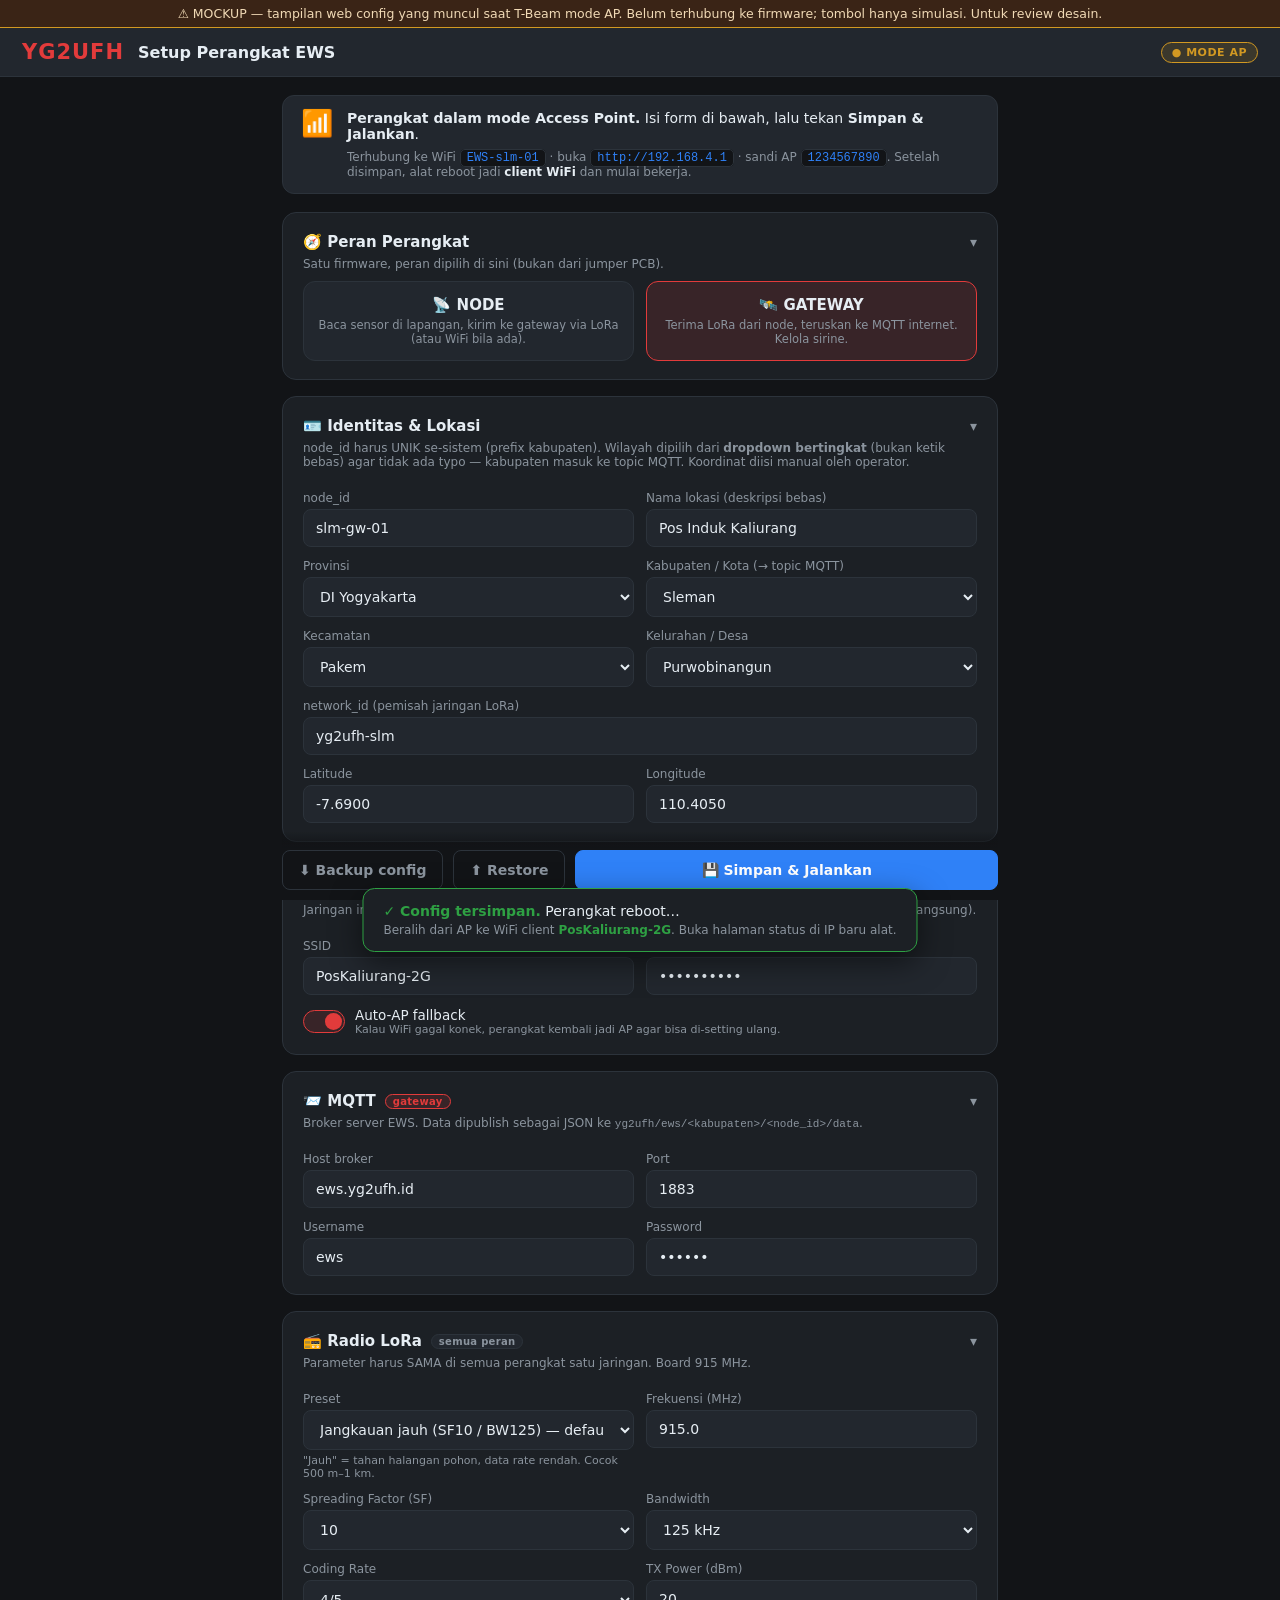
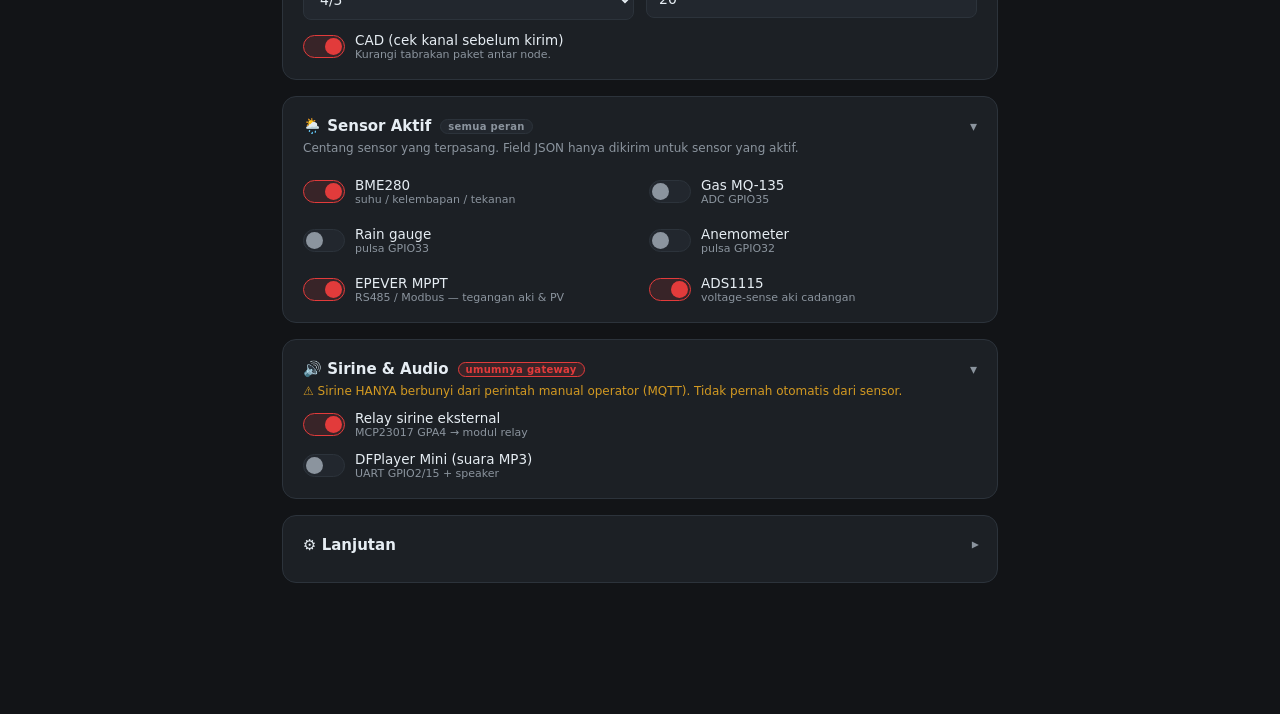
<file: docs/mockup/device-setup.html>
<!DOCTYPE html>
<html lang="id">
<head>
<meta charset="UTF-8" />
<meta name="viewport" content="width=device-width, initial-scale=1.0" />
<title>Mockup — Web Config T-Beam EWS (Mode AP)</title>
<style>
  :root{
    --bg:#121417; --panel:#1c2025; --panel2:#22272e; --border:#2c333b;
    --accent:#e23b3b; --accent-soft:rgba(226,59,59,.14);
    --text:#e6edf3; --dim:#8b949e; --green:#2ea043; --amber:#d29922; --blue:#2f81f7;
  }
  *{box-sizing:border-box}
  body{margin:0;background:var(--bg);color:var(--text);
    font-family:"Inter",system-ui,"Segoe UI",Roboto,sans-serif;font-size:14px}
  .mock-note{background:#3a2416;color:#f0d9b5;text-align:center;
    padding:6px;font-size:12.5px;border-bottom:1px solid var(--amber)}
  .topbar{display:flex;align-items:center;gap:14px;background:var(--panel2);
    padding:12px 22px;border-bottom:1px solid var(--border)}
  .brand{color:var(--accent);font-weight:700;font-size:21px;letter-spacing:1px}
  .title{font-weight:600;font-size:16px}
  .spacer{flex:1}
  .ap-badge{font-size:11px;font-weight:700;text-transform:uppercase;letter-spacing:.5px;
    padding:3px 10px;border-radius:20px;border:1px solid var(--amber);color:var(--amber);
    background:rgba(210,153,34,.14)}
  .wrap{padding:18px 22px;max-width:760px;margin:0 auto}

  .apinfo{display:flex;gap:14px;align-items:flex-start;background:var(--panel2);
    border:1px solid var(--border);border-radius:12px;padding:14px 18px;margin-bottom:18px}
  .apinfo .ico{font-size:26px;line-height:1}
  .apinfo b{color:var(--text)}
  .apinfo .k{color:var(--dim);font-size:12px}
  .apinfo code{background:var(--bg);border:1px solid var(--border);border-radius:5px;
    padding:1px 6px;font-family:Consolas,monospace;color:var(--blue)}

  .card{background:var(--panel);border:1px solid var(--border);border-radius:14px;
    padding:6px 20px 18px;margin-bottom:16px}
  .sec-head{display:flex;align-items:center;gap:10px;cursor:pointer;
    padding:14px 0 10px;user-select:none}
  .sec-head h3{margin:0;font-size:15px;display:flex;align-items:center;gap:9px}
  .sec-head .chev{margin-left:auto;color:var(--dim);transition:transform .15s}
  .card.collapsed .chev{transform:rotate(-90deg)}
  .card.collapsed .sec-body{display:none}
  .sec-sub{color:var(--dim);font-size:12px;margin:-4px 0 10px}

  .row2{display:grid;grid-template-columns:1fr 1fr;gap:12px}
  @media(max-width:620px){.row2{grid-template-columns:1fr}}
  .field{margin-top:12px}
  .field label{display:block;font-size:12px;color:var(--dim);margin-bottom:4px}
  .inp,select{width:100%;background:var(--panel2);border:1px solid var(--border);border-radius:8px;
    color:var(--text);padding:10px 12px;font-size:14px;font-family:inherit}
  .inp:focus,select:focus{outline:none;border-color:var(--blue)}
  .hint{font-size:11px;color:var(--dim);margin-top:4px}

  .switch{display:flex;align-items:center;gap:10px;margin-top:12px}
  .toggle{position:relative;width:42px;height:23px;flex:0 0 42px}
  .toggle input{opacity:0;width:0;height:0}
  .slider{position:absolute;inset:0;background:var(--panel2);border:1px solid var(--border);
    border-radius:23px;cursor:pointer;transition:.15s}
  .slider:before{content:"";position:absolute;height:17px;width:17px;left:2px;top:2px;
    background:var(--dim);border-radius:50%;transition:.15s}
  .toggle input:checked + .slider{background:var(--accent-soft);border-color:var(--accent)}
  .toggle input:checked + .slider:before{transform:translateX(19px);background:var(--accent)}
  .switch .lbl{font-size:13.5px}
  .switch .lbl small{display:block;color:var(--dim);font-size:11px}

  .role-pick{display:flex;gap:12px;margin-top:10px}
  .role-opt{flex:1;border:1.5px solid var(--border);border-radius:12px;padding:14px;cursor:pointer;
    text-align:center;transition:.15s;background:var(--panel2)}
  .role-opt.active{border-color:var(--accent);background:var(--accent-soft)}
  .role-opt .rt{font-weight:700;font-size:15px}
  .role-opt .rd{font-size:11.5px;color:var(--dim);margin-top:4px}

  .sensor-grid{display:grid;grid-template-columns:1fr 1fr;gap:8px 18px}
  @media(max-width:620px){.sensor-grid{grid-template-columns:1fr}}

  .btn{border-radius:8px;padding:11px 16px;font-weight:600;font-size:14px;cursor:pointer;
    border:1px solid;font-family:inherit}
  .btn-primary{background:var(--blue);border-color:var(--blue);color:#fff}
  .btn-ghost{background:transparent;border-color:var(--border);color:var(--dim)}
  .btn-danger{background:#2a1416;border-color:var(--accent);color:var(--accent)}
  .actionbar{display:flex;gap:10px;position:sticky;bottom:0;background:linear-gradient(transparent,var(--bg) 24%);
    padding:18px 0 10px;margin-top:4px}
  .actionbar .btn-primary{flex:1}

  .depend{opacity:.45;pointer-events:none;transition:opacity .15s}
  .depend.on{opacity:1;pointer-events:auto}
  .tag{font-size:10px;font-weight:700;padding:1px 7px;border-radius:10px;letter-spacing:.3px}
  .tag-gw{background:var(--accent-soft);color:var(--accent);border:1px solid var(--accent)}
  .tag-node{background:rgba(47,129,247,.14);color:var(--blue);border:1px solid var(--blue)}
  .tag-both{background:var(--panel2);color:var(--dim);border:1px solid var(--border)}

  /* toast apply */
  .toast{position:fixed;left:50%;bottom:28px;transform:translateX(-50%) translateY(80px);
    background:var(--panel);border:1px solid var(--green);color:var(--text);border-radius:12px;
    padding:14px 20px;box-shadow:0 10px 30px rgba(0,0,0,.5);transition:transform .25s;z-index:50;
    max-width:90vw}
  .toast.show{transform:translateX(-50%) translateY(0)}
  .toast b{color:var(--green)}
  .toast .dim{color:var(--dim);font-size:12px;margin-top:4px}
</style>
</head>
<body>
  <div class="mock-note">⚠ MOCKUP — tampilan web config yang muncul saat T-Beam mode AP. Belum terhubung ke firmware; tombol hanya simulasi. Untuk review desain.</div>

  <div class="topbar">
    <span class="brand">YG2UFH</span>
    <span class="title">Setup Perangkat EWS</span>
    <span class="spacer"></span>
    <span class="ap-badge">● Mode AP</span>
  </div>

  <div class="wrap">
    <div class="apinfo">
      <span class="ico">📶</span>
      <div>
        <div><b>Perangkat dalam mode Access Point.</b> Isi form di bawah, lalu tekan <b>Simpan &amp; Jalankan</b>.</div>
        <div class="k" style="margin-top:8px">
          Terhubung ke WiFi <code>EWS-slm-01</code> · buka <code>http://192.168.4.1</code> ·
          sandi AP <code>1234567890</code>. Setelah disimpan, alat reboot jadi <b>client WiFi</b> dan mulai bekerja.
        </div>
      </div>
    </div>

    <!-- ============ PERAN ============ -->
    <div class="card">
      <div class="sec-head" onclick="toggleSec(this)">
        <h3>🧭 Peran Perangkat</h3><span class="chev">▾</span>
      </div>
      <div class="sec-body">
        <div class="sec-sub">Satu firmware, peran dipilih di sini (bukan dari jumper PCB).</div>
        <div class="role-pick">
          <div class="role-opt" id="roleNode" onclick="pickRole('node')">
            <div class="rt">📡 NODE</div>
            <div class="rd">Baca sensor di lapangan, kirim ke gateway via LoRa (atau WiFi bila ada).</div>
          </div>
          <div class="role-opt active" id="roleGw" onclick="pickRole('gateway')">
            <div class="rt">🛰️ GATEWAY</div>
            <div class="rd">Terima LoRa dari node, teruskan ke MQTT internet. Kelola sirine.</div>
          </div>
        </div>
      </div>
    </div>

    <!-- ============ IDENTITAS ============ -->
    <div class="card">
      <div class="sec-head" onclick="toggleSec(this)">
        <h3>🪪 Identitas &amp; Lokasi</h3><span class="chev">▾</span>
      </div>
      <div class="sec-body">
        <div class="sec-sub">node_id harus UNIK se-sistem (prefix kabupaten). Wilayah dipilih dari <b>dropdown bertingkat</b> (bukan ketik bebas) agar tidak ada typo — kabupaten masuk ke topic MQTT. Koordinat diisi manual oleh operator.</div>
        <div class="row2">
          <div class="field"><label>node_id</label><input class="inp" value="slm-gw-01"></div>
          <div class="field"><label>Nama lokasi (deskripsi bebas)</label><input class="inp" value="Pos Induk Kaliurang"></div>
        </div>
        <div class="row2">
          <div class="field"><label>Provinsi</label>
            <select id="selProv" onchange="fillKab()"></select>
          </div>
          <div class="field"><label>Kabupaten / Kota <span class="dim">(→ topic MQTT)</span></label>
            <select id="selKab" onchange="fillKec()"></select>
          </div>
        </div>
        <div class="row2">
          <div class="field"><label>Kecamatan</label>
            <select id="selKec" onchange="fillKel()"></select>
          </div>
          <div class="field"><label>Kelurahan / Desa</label>
            <select id="selKel"></select>
          </div>
        </div>
        <div class="field"><label>network_id (pemisah jaringan LoRa)</label><input class="inp" value="yg2ufh-slm"></div>
        <div class="row2">
          <div class="field"><label>Latitude</label><input class="inp" value="-7.6900"></div>
          <div class="field"><label>Longitude</label><input class="inp" value="110.4050"></div>
        </div>
      </div>
    </div>

    <!-- ============ WIFI ============ -->
    <div class="card">
      <div class="sec-head" onclick="toggleSec(this)">
        <h3>🌐 WiFi Internet <span class="tag tag-both">semua peran</span></h3><span class="chev">▾</span>
      </div>
      <div class="sec-body">
        <div class="sec-sub">Jaringan internet untuk client mode. GATEWAY wajib; NODE opsional (kalau ada WiFi, node bisa kirim langsung).</div>
        <div class="row2">
          <div class="field"><label>SSID</label><input class="inp" value="PosKaliurang-2G"></div>
          <div class="field"><label>Password</label><input class="inp" type="password" value="rahasia123"></div>
        </div>
        <div class="switch">
          <label class="toggle"><input type="checkbox" checked><span class="slider"></span></label>
          <span class="lbl">Auto-AP fallback<small>Kalau WiFi gagal konek, perangkat kembali jadi AP agar bisa di-setting ulang.</small></span>
        </div>
      </div>
    </div>

    <!-- ============ MQTT ============ -->
    <div class="card" id="cardMqtt">
      <div class="sec-head" onclick="toggleSec(this)">
        <h3>📨 MQTT <span class="tag tag-gw">gateway</span></h3><span class="chev">▾</span>
      </div>
      <div class="sec-body">
        <div class="sec-sub">Broker server EWS. Data dipublish sebagai JSON ke <code style="font-family:Consolas,monospace;font-size:11px">yg2ufh/ews/&lt;kabupaten&gt;/&lt;node_id&gt;/data</code>.</div>
        <div class="row2">
          <div class="field"><label>Host broker</label><input class="inp" value="ews.yg2ufh.id"></div>
          <div class="field"><label>Port</label><input class="inp" value="1883"></div>
        </div>
        <div class="row2">
          <div class="field"><label>Username</label><input class="inp" value="ews"></div>
          <div class="field"><label>Password</label><input class="inp" type="password" value="••••••"></div>
        </div>
      </div>
    </div>

    <!-- ============ LORA ============ -->
    <div class="card">
      <div class="sec-head" onclick="toggleSec(this)">
        <h3>📻 Radio LoRa <span class="tag tag-both">semua peran</span></h3><span class="chev">▾</span>
      </div>
      <div class="sec-body">
        <div class="sec-sub">Parameter harus SAMA di semua perangkat satu jaringan. Board 915 MHz.</div>
        <div class="row2">
          <div class="field"><label>Preset</label>
            <select onchange="applyPreset(this.value)">
              <option value="jauh" selected>Jangkauan jauh (SF10 / BW125) — default</option>
              <option value="cepat">Cepat (SF7 / BW250)</option>
              <option value="manual">Manual…</option>
            </select>
            <div class="hint">"Jauh" = tahan halangan pohon, data rate rendah. Cocok 500 m–1 km.</div>
          </div>
          <div class="field"><label>Frekuensi (MHz)</label><input class="inp" value="915.0"></div>
        </div>
        <div class="row2">
          <div class="field"><label>Spreading Factor (SF)</label>
            <select><option>7</option><option>8</option><option>9</option><option selected>10</option><option>11</option><option>12</option></select>
          </div>
          <div class="field"><label>Bandwidth</label>
            <select><option selected>125 kHz</option><option>250 kHz</option><option>500 kHz</option></select>
          </div>
        </div>
        <div class="row2">
          <div class="field"><label>Coding Rate</label>
            <select><option selected>4/5</option><option>4/6</option><option>4/7</option><option>4/8</option></select>
          </div>
          <div class="field"><label>TX Power (dBm)</label><input class="inp" value="20"></div>
        </div>
        <div class="switch">
          <label class="toggle"><input type="checkbox" checked><span class="slider"></span></label>
          <span class="lbl">CAD (cek kanal sebelum kirim)<small>Kurangi tabrakan paket antar node.</small></span>
        </div>
      </div>
    </div>

    <!-- ============ SENSOR ============ -->
    <div class="card">
      <div class="sec-head" onclick="toggleSec(this)">
        <h3>🌦️ Sensor Aktif <span class="tag tag-both">semua peran</span></h3><span class="chev">▾</span>
      </div>
      <div class="sec-body">
        <div class="sec-sub">Centang sensor yang terpasang. Field JSON hanya dikirim untuk sensor yang aktif.</div>
        <div class="sensor-grid">
          <div class="switch"><label class="toggle"><input type="checkbox" checked><span class="slider"></span></label><span class="lbl">BME280<small>suhu / kelembapan / tekanan</small></span></div>
          <div class="switch"><label class="toggle"><input type="checkbox"><span class="slider"></span></label><span class="lbl">Gas MQ-135<small>ADC GPIO35</small></span></div>
          <div class="switch"><label class="toggle"><input type="checkbox"><span class="slider"></span></label><span class="lbl">Rain gauge<small>pulsa GPIO33</small></span></div>
          <div class="switch"><label class="toggle"><input type="checkbox"><span class="slider"></span></label><span class="lbl">Anemometer<small>pulsa GPIO32</small></span></div>
          <div class="switch"><label class="toggle"><input type="checkbox" checked><span class="slider"></span></label><span class="lbl">EPEVER MPPT<small>RS485 / Modbus — tegangan aki &amp; PV</small></span></div>
          <div class="switch"><label class="toggle"><input type="checkbox" checked><span class="slider"></span></label><span class="lbl">ADS1115<small>voltage-sense aki cadangan</small></span></div>
        </div>
      </div>
    </div>

    <!-- ============ SIRINE ============ -->
    <div class="card">
      <div class="sec-head" onclick="toggleSec(this)">
        <h3>🔊 Sirine &amp; Audio <span class="tag tag-gw">umumnya gateway</span></h3><span class="chev">▾</span>
      </div>
      <div class="sec-body">
        <div class="sec-sub" style="color:var(--amber)">⚠ Sirine HANYA berbunyi dari perintah manual operator (MQTT). Tidak pernah otomatis dari sensor.</div>
        <div class="switch">
          <label class="toggle"><input type="checkbox" id="sirenOn" checked onchange="dep('sirenDep',this.checked)"><span class="slider"></span></label>
          <span class="lbl">Relay sirine eksternal<small>MCP23017 GPA4 → modul relay</small></span>
        </div>
        <div class="depend on" id="sirenDep">
          <div class="switch"><label class="toggle"><input type="checkbox"><span class="slider"></span></label><span class="lbl">DFPlayer Mini (suara MP3)<small>UART GPIO2/15 + speaker</small></span></div>
        </div>
      </div>
    </div>

    <!-- ============ INTERVAL + ADMIN ============ -->
    <div class="card collapsed">
      <div class="sec-head" onclick="toggleSec(this)">
        <h3>⚙️ Lanjutan</h3><span class="chev">▾</span>
      </div>
      <div class="sec-body">
        <div class="row2">
          <div class="field"><label>Interval kirim data (detik)</label><input class="inp" value="60"></div>
          <div class="field"><label>Deteksi node hilang (× interval)</label><input class="inp" value="3"></div>
        </div>
        <div class="row2">
          <div class="field"><label>Sandi web admin (kosong = tanpa login)</label><input class="inp" type="password"></div>
          <div class="field"><label>Sandi Auto-AP</label><input class="inp" value="1234567890"></div>
        </div>
      </div>
    </div>

    <!-- ============ ACTIONS ============ -->
    <div class="actionbar">
      <button class="btn btn-ghost" onclick="alert('Mockup: unduh file config JSON')">⬇ Backup config</button>
      <button class="btn btn-ghost" onclick="alert('Mockup: muat config dari file')">⬆ Restore</button>
      <button class="btn btn-primary" onclick="doApply()">💾 Simpan &amp; Jalankan</button>
    </div>
    <div style="height:30px"></div>
  </div>

  <div class="toast" id="toast">
    <div><b>✓ Config tersimpan.</b> Perangkat reboot…</div>
    <div class="dim">Beralih dari AP ke WiFi client <b>PosKaliurang-2G</b>. Buka halaman status di IP baru alat.</div>
  </div>

<script>
  function toggleSec(h){ h.parentElement.classList.toggle('collapsed'); }
  let role='gateway';
  function pickRole(r){
    role=r;
    document.getElementById('roleGw').classList.toggle('active',r==='gateway');
    document.getElementById('roleNode').classList.toggle('active',r==='node');
    // MQTT lebih relevan untuk gateway — beri penekanan visual (tetap bisa diisi node)
    document.getElementById('cardMqtt').style.opacity = r==='gateway'?'1':'.7';
  }
  function dep(id,on){ document.getElementById(id).classList.toggle('on',on); }
  function applyPreset(v){ /* mockup: preset hanya ilustrasi */ }
  function doApply(){
    const t=document.getElementById('toast'); t.classList.add('show');
    setTimeout(()=>t.classList.remove('show'),4200);
  }
  pickRole('gateway');

  /* =========================================================
     WILAYAH BERTINGKAT (dropdown, bukan ketik bebas → anti-typo)
     Mockup: hanya contoh sebagian (DIY / Sleman). Firmware asli
     memuat daftar lengkap (Kemendagri/BPS) sebagai data JSON.
     Struktur: Provinsi → Kabupaten → Kecamatan → Kelurahan/Desa.
     "kode" = kode wilayah; "slug" dipakai di topic MQTT (kabupaten).
     ========================================================= */
  const WILAYAH = {
    "diy": { nama:"DI Yogyakarta", kab:{
      "sleman": { nama:"Sleman", kec:{
        "pakem":   { nama:"Pakem",   kel:["Purwobinangun","Hargobinangun","Candibinangun","Harjobinangun","Pakembinangun"] },
        "cangkringan": { nama:"Cangkringan", kel:["Umbulharjo","Kepuharjo","Glagaharjo","Wukirsari","Argomulyo"] },
        "turi":    { nama:"Turi",    kel:["Bangunkerto","Donokerto","Girikerto","Wonokerto"] },
        "depok":   { nama:"Depok",   kel:["Caturtunggal","Maguwoharjo","Condongcatur"] }
      }},
      "bantul": { nama:"Bantul", kec:{
        "dlingo":  { nama:"Dlingo",  kel:["Dlingo","Mangunan","Muntuk","Temuwuh","Jatimulyo","Terong"] },
        "imogiri": { nama:"Imogiri", kel:["Selopamioro","Sriharjo","Kebonagung","Karangtengah","Girirejo"] }
      }},
      "kulonprogo": { nama:"Kulon Progo", kec:{
        "kokap":   { nama:"Kokap",   kel:["Hargomulyo","Hargorejo","Hargotirto","Hargowilis","Kalirejo"] },
        "girimulyo": { nama:"Girimulyo", kel:["Jatimulyo","Giripurwo","Pendoworejo","Purwosari"] }
      }},
      "gunungkidul": { nama:"Gunungkidul", kec:{
        "patuk":   { nama:"Patuk",   kel:["Nglanggeran","Ngoro-oro","Putat","Salam","Terbah"] }
      }},
      "kotayogya": { nama:"Kota Yogyakarta", kec:{
        "umbulharjo": { nama:"Umbulharjo", kel:["Giwangan","Sorosutan","Pandeyan","Warungboto"] }
      }}
    }}
  };

  function opt(v,t){ const o=document.createElement('option'); o.value=v; o.textContent=t; return o; }
  function fillProv(){
    const s=document.getElementById('selProv'); s.innerHTML='';
    for(const k in WILAYAH) s.appendChild(opt(k,WILAYAH[k].nama));
    fillKab();
  }
  function fillKab(){
    const prov=document.getElementById('selProv').value;
    const s=document.getElementById('selKab'); s.innerHTML='';
    const kab=WILAYAH[prov]?.kab||{};
    for(const k in kab) s.appendChild(opt(k,kab[k].nama));
    fillKec();
  }
  function fillKec(){
    const prov=document.getElementById('selProv').value;
    const kab=document.getElementById('selKab').value;
    const s=document.getElementById('selKec'); s.innerHTML='';
    const kec=WILAYAH[prov]?.kab[kab]?.kec||{};
    for(const k in kec) s.appendChild(opt(k,kec[k].nama));
    fillKel();
  }
  function fillKel(){
    const prov=document.getElementById('selProv').value;
    const kab=document.getElementById('selKab').value;
    const kec=document.getElementById('selKec').value;
    const s=document.getElementById('selKel'); s.innerHTML='';
    const kel=WILAYAH[prov]?.kab[kab]?.kec[kec]?.kel||[];
    kel.forEach(d=>s.appendChild(opt(d.toLowerCase().replace(/\s+/g,'-'),d)));
  }
  fillProv();
  // set contoh default: Sleman / Pakem
  document.getElementById('selKab').value='sleman'; fillKec();
  document.getElementById('selKec').value='pakem'; fillKel();
</script>
</body>
</html>
</file>
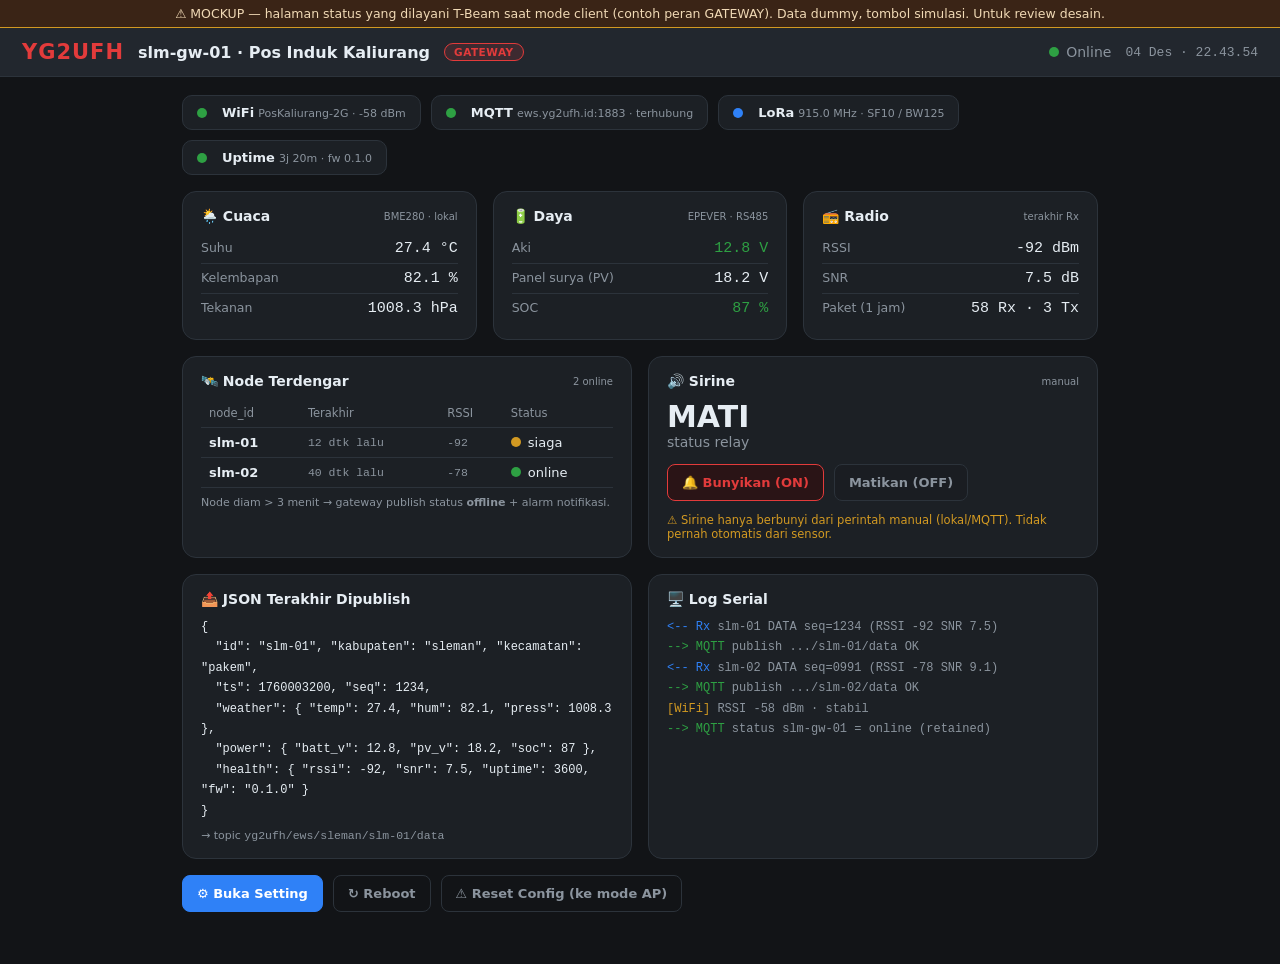
<file: docs/mockup/device-status.html>
<!DOCTYPE html>
<html lang="id">
<head>
<meta charset="UTF-8" />
<meta name="viewport" content="width=device-width, initial-scale=1.0" />
<title>Mockup — Web Status T-Beam EWS (Mode Client)</title>
<style>
  :root{
    --bg:#121417; --panel:#1c2025; --panel2:#22272e; --border:#2c333b;
    --accent:#e23b3b; --accent-soft:rgba(226,59,59,.14);
    --text:#e6edf3; --dim:#8b949e; --green:#2ea043; --amber:#d29922; --blue:#2f81f7;
  }
  *{box-sizing:border-box}
  body{margin:0;background:var(--bg);color:var(--text);
    font-family:"Inter",system-ui,"Segoe UI",Roboto,sans-serif;font-size:14px}
  .mock-note{background:#3a2416;color:#f0d9b5;text-align:center;
    padding:6px;font-size:12.5px;border-bottom:1px solid var(--amber)}
  .topbar{display:flex;align-items:center;gap:14px;background:var(--panel2);
    padding:12px 22px;border-bottom:1px solid var(--border);flex-wrap:wrap}
  .brand{color:var(--accent);font-weight:700;font-size:21px;letter-spacing:1px}
  .title{font-weight:600;font-size:16px}
  .spacer{flex:1}
  .status-dot{width:10px;height:10px;border-radius:50%;display:inline-block;margin-right:7px}
  .dot-green{background:var(--green)} .dot-amber{background:var(--amber)} .dot-red{background:var(--accent)}
  .dot-blue{background:var(--blue)}
  .clock{color:var(--dim);font-family:Consolas,monospace;font-size:13px}
  .dim{color:var(--dim)}
  .role-badge{font-size:10.5px;font-weight:700;text-transform:uppercase;letter-spacing:.5px;
    padding:2px 9px;border-radius:20px;border:1px solid var(--accent);color:var(--accent);background:var(--accent-soft)}
  .wrap{padding:18px 22px;max-width:960px;margin:0 auto}

  /* link-bar: transport status chips */
  .links{display:flex;gap:10px;flex-wrap:wrap;margin-bottom:16px}
  .chip{display:flex;align-items:center;gap:8px;background:var(--panel);border:1px solid var(--border);
    border-radius:10px;padding:9px 14px;font-size:13px}
  .chip b{font-weight:600}
  .chip .sub{color:var(--dim);font-size:11px}

  .grid{display:grid;grid-template-columns:repeat(3,1fr);gap:16px;margin-bottom:16px}
  @media(max-width:820px){.grid{grid-template-columns:1fr 1fr}}
  @media(max-width:560px){.grid{grid-template-columns:1fr}}
  .card{background:var(--panel);border:1px solid var(--border);border-radius:14px;padding:16px 18px}
  .card h3{margin:0 0 10px;font-size:14px;display:flex;align-items:center;gap:8px}
  .card h3 .tag{margin-left:auto;font-size:10px;color:var(--dim);font-weight:500}
  .metric{display:flex;justify-content:space-between;align-items:baseline;padding:6px 0;
    border-bottom:1px solid var(--border)}
  .metric:last-child{border-bottom:none}
  .metric .k{color:var(--dim);font-size:12.5px}
  .metric .v{font-size:15px;font-family:Consolas,monospace}
  .v.ok{color:var(--green)} .v.warn{color:var(--amber)}

  .big{display:flex;gap:20px;align-items:center}
  .big .num{font-size:30px;font-weight:700}
  .big .unit{font-size:14px;color:var(--dim)}

  .btn{border-radius:8px;padding:10px 14px;font-weight:600;font-size:13px;cursor:pointer;border:1px solid;font-family:inherit}
  .btn-siren{background:#2a1416;border-color:var(--accent);color:var(--accent)}
  .btn-siren.active{background:var(--accent);color:#fff}
  .btn-off{background:#1a1d22;border-color:var(--border);color:var(--dim)}
  .btn-ghost{background:transparent;border-color:var(--border);color:var(--dim)}
  .btn-blue{background:var(--blue);border-color:var(--blue);color:#fff}
  .siren-row{display:flex;gap:10px;flex-wrap:wrap}

  .wide{display:grid;grid-template-columns:1fr 1fr;gap:16px;margin-bottom:16px}
  @media(max-width:820px){.wide{grid-template-columns:1fr}}
  .log{background:var(--panel);border:1px solid var(--border);border-radius:14px;padding:16px 18px}
  .log h3{margin:0 0 10px;font-size:14px}
  .serial{font-family:Consolas,monospace;font-size:12px;line-height:1.7;color:var(--dim);
    max-height:220px;overflow:auto}
  .serial .rx{color:var(--blue)} .serial .tx{color:var(--green)} .serial .warnl{color:var(--amber)}

  .nodetable{width:100%;border-collapse:collapse;font-size:13px}
  .nodetable th,.nodetable td{text-align:left;padding:7px 8px;border-bottom:1px solid var(--border)}
  .nodetable th{color:var(--dim);font-weight:500;font-size:11.5px}
  .mini{font-family:Consolas,monospace;font-size:11.5px;color:var(--dim)}

  .foot{display:flex;gap:10px;margin:4px 0 30px;flex-wrap:wrap}
</style>
</head>
<body>
  <div class="mock-note">⚠ MOCKUP — halaman status yang dilayani T-Beam saat mode client (contoh peran GATEWAY). Data dummy, tombol simulasi. Untuk review desain.</div>

  <div class="topbar">
    <span class="brand">YG2UFH</span>
    <span class="title">slm-gw-01 · Pos Induk Kaliurang</span>
    <span class="role-badge">Gateway</span>
    <span class="spacer"></span>
    <span><span class="status-dot dot-green"></span><span class="dim">Online</span></span>
    <span class="clock" id="clock">—</span>
  </div>

  <div class="wrap">

    <!-- ===== transport link chips ===== -->
    <div class="links">
      <div class="chip"><span class="status-dot dot-green"></span><div><b>WiFi</b> <span class="sub">PosKaliurang-2G · -58 dBm</span></div></div>
      <div class="chip"><span class="status-dot dot-green"></span><div><b>MQTT</b> <span class="sub">ews.yg2ufh.id:1883 · terhubung</span></div></div>
      <div class="chip"><span class="status-dot dot-blue"></span><div><b>LoRa</b> <span class="sub">915.0 MHz · SF10 / BW125</span></div></div>
      <div class="chip"><span class="status-dot dot-green"></span><div><b>Uptime</b> <span class="sub">3j 20m · fw 0.1.0</span></div></div>
    </div>

    <!-- ===== kartu metrik ===== -->
    <div class="grid">
      <div class="card">
        <h3>🌦️ Cuaca <span class="tag">BME280 · lokal</span></h3>
        <div class="metric"><span class="k">Suhu</span><span class="v">27.4 °C</span></div>
        <div class="metric"><span class="k">Kelembapan</span><span class="v">82.1 %</span></div>
        <div class="metric"><span class="k">Tekanan</span><span class="v">1008.3 hPa</span></div>
      </div>

      <div class="card">
        <h3>🔋 Daya <span class="tag">EPEVER · RS485</span></h3>
        <div class="metric"><span class="k">Aki</span><span class="v ok">12.8 V</span></div>
        <div class="metric"><span class="k">Panel surya (PV)</span><span class="v">18.2 V</span></div>
        <div class="metric"><span class="k">SOC</span><span class="v ok">87 %</span></div>
      </div>

      <div class="card">
        <h3>📻 Radio <span class="tag">terakhir Rx</span></h3>
        <div class="metric"><span class="k">RSSI</span><span class="v">-92 dBm</span></div>
        <div class="metric"><span class="k">SNR</span><span class="v">7.5 dB</span></div>
        <div class="metric"><span class="k">Paket (1 jam)</span><span class="v">58 Rx · 3 Tx</span></div>
      </div>
    </div>

    <!-- ===== gateway: node + sirine ===== -->
    <div class="wide">
      <div class="card">
        <h3>🛰️ Node Terdengar <span class="tag">2 online</span></h3>
        <table class="nodetable">
          <thead><tr><th>node_id</th><th>Terakhir</th><th>RSSI</th><th>Status</th></tr></thead>
          <tbody>
            <tr><td><b>slm-01</b></td><td class="mini">12 dtk lalu</td><td class="mini">-92</td><td><span class="status-dot dot-amber"></span>siaga</td></tr>
            <tr><td><b>slm-02</b></td><td class="mini">40 dtk lalu</td><td class="mini">-78</td><td><span class="status-dot dot-green"></span>online</td></tr>
          </tbody>
        </table>
        <div class="dim" style="font-size:11px;margin-top:8px">Node diam &gt; 3 menit → gateway publish status <b>offline</b> + alarm notifikasi.</div>
      </div>

      <div class="card">
        <h3>🔊 Sirine <span class="tag">manual</span></h3>
        <div class="big" style="margin:6px 0 14px">
          <div><div class="num" id="sirenState">MATI</div><div class="unit">status relay</div></div>
        </div>
        <div class="siren-row">
          <button class="btn btn-siren" onclick="setSiren('ON')">🔔 Bunyikan (ON)</button>
          <button class="btn btn-off" onclick="setSiren('OFF')">Matikan (OFF)</button>
        </div>
        <div style="color:var(--amber);font-size:11.5px;margin-top:12px">⚠ Sirine hanya berbunyi dari perintah manual (lokal/MQTT). Tidak pernah otomatis dari sensor.</div>
      </div>
    </div>

    <!-- ===== JSON terakhir + serial ===== -->
    <div class="wide">
      <div class="log">
        <h3>📤 JSON Terakhir Dipublish</h3>
        <div class="serial" style="color:var(--text)">{<br>
        &nbsp;&nbsp;"id": "slm-01", "kabupaten": "sleman", "kecamatan": "pakem",<br>
        &nbsp;&nbsp;"ts": 1760003200, "seq": 1234,<br>
        &nbsp;&nbsp;"weather": { "temp": 27.4, "hum": 82.1, "press": 1008.3 },<br>
        &nbsp;&nbsp;"power": { "batt_v": 12.8, "pv_v": 18.2, "soc": 87 },<br>
        &nbsp;&nbsp;"health": { "rssi": -92, "snr": 7.5, "uptime": 3600, "fw": "0.1.0" }<br>
        }</div>
        <div class="dim" style="font-size:11px;margin-top:8px">→ topic <span class="mini">yg2ufh/ews/sleman/slm-01/data</span></div>
      </div>

      <div class="log">
        <h3>🖥️ Log Serial</h3>
        <div class="serial" id="serial">
          <div><span class="rx">&lt;-- Rx</span> slm-01 DATA seq=1234 (RSSI -92 SNR 7.5)</div>
          <div><span class="tx">--&gt; MQTT</span> publish .../slm-01/data OK</div>
          <div><span class="rx">&lt;-- Rx</span> slm-02 DATA seq=0991 (RSSI -78 SNR 9.1)</div>
          <div><span class="tx">--&gt; MQTT</span> publish .../slm-02/data OK</div>
          <div><span class="warnl">[WiFi]</span> RSSI -58 dBm · stabil</div>
          <div><span class="tx">--&gt; MQTT</span> status slm-gw-01 = online (retained)</div>
        </div>
      </div>
    </div>

    <!-- ===== footer actions ===== -->
    <div class="foot">
      <button class="btn btn-blue" onclick="alert('Mockup: buka halaman Setup/Config lagi')">⚙️ Buka Setting</button>
      <button class="btn btn-ghost" onclick="alert('Mockup: reboot perangkat')">↻ Reboot</button>
      <button class="btn btn-ghost" onclick="alert('Mockup: hapus config → kembali ke mode AP')">⚠ Reset Config (ke mode AP)</button>
    </div>
  </div>

<script>
  function tick(){
    const d=new Date(), el=document.getElementById('clock'); if(!el)return;
    el.textContent=d.toLocaleDateString('id-ID',{day:'2-digit',month:'short'})+' · '+d.toLocaleTimeString('id-ID',{hour12:false});
  }
  setInterval(tick,1000); tick();
  function setSiren(cmd){
    const s=document.getElementById('sirenState');
    const on=cmd==='ON';
    s.textContent=on?'BUNYI':'MATI';
    s.style.color=on?'var(--accent)':'var(--text)';
    const line=document.createElement('div');
    line.innerHTML='<span class="warnl">[SIREN]</span> perintah manual '+cmd+' → relay GPA4 '+(on?'HIGH':'LOW');
    const sv=document.getElementById('serial'); sv.insertBefore(line,sv.firstChild);
  }
</script>
</body>
</html>
</file>
